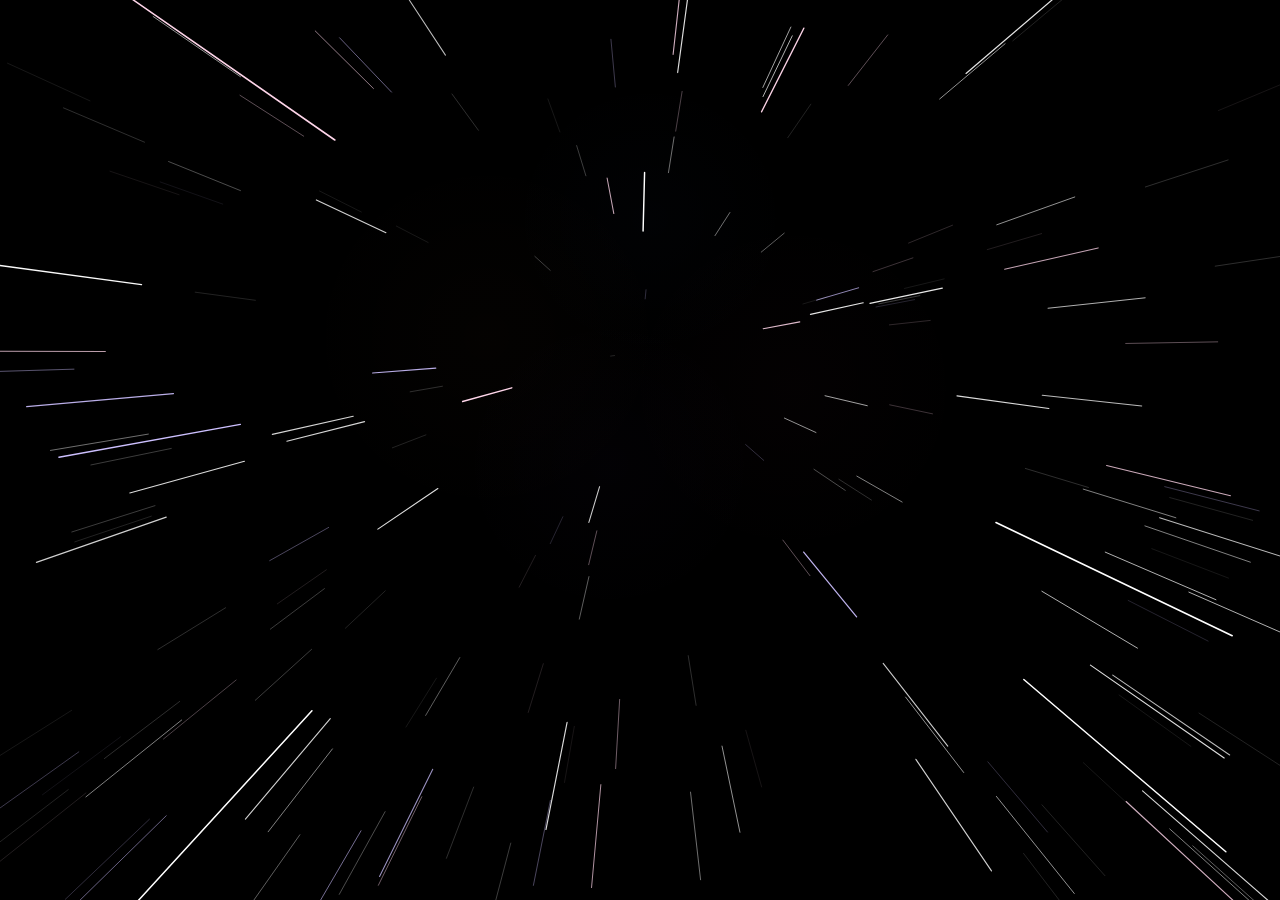
<file: index.html>
<!DOCTYPE html>
<html lang="en">
<head>
  <meta charset="utf-8">
  <meta name="viewport" content="width=device-width, initial-scale=1, viewport-fit=cover">
  <title>Abinfolio</title>
  <meta name="description" content="Portfolio of Abin Sabu, User Experience Designer.">

  <!-- Fonts: Press Start 2P (pixel/arcade) + Exo 2 (modern space) for the logo, Instrument Sans for buttons, Italiana for the name, Cormorant Garamond for the job title -->
  <link rel="preconnect" href="https://fonts.googleapis.com">
  <link rel="preconnect" href="https://fonts.gstatic.com" crossorigin>
  <link href="https://fonts.googleapis.com/css2?family=Instrument+Sans:wght@400;500&family=Exo+2:wght@400;500;700&family=Italiana&family=Cormorant+Garamond:wght@500&family=Press+Start+2P&display=swap" rel="stylesheet">

  <!-- Opening animation: decide BEFORE the page paints whether it plays (so the page never flashes).
       It plays on a normal visit and on every reload. It is skipped for "reduce motion", for the browser's Back/Forward,
       when you arrive from another page of the site (e.g. "Back to home"), and for #about links.
       To force it for testing, open index.html?intro -->
  <script>
    (function () {
      try {
        var d = document.documentElement;
        var nav = performance.getEntriesByType && performance.getEntriesByType("navigation")[0];
        var fromSite = document.referrer && document.referrer.indexOf(location.origin) === 0;
        var back = nav && nav.type === "back_forward";
        var reload = nav && nav.type === "reload";
        var forced = /[?&]intro/.test(location.search);
        var calm = window.matchMedia && window.matchMedia("(prefers-reduced-motion: reduce)").matches;
        if (!calm && (forced || reload || (!fromSite && !back)) && location.hash !== "#about") {
          d.setAttribute("data-intro", "wait");
          setTimeout(function () { d.removeAttribute("data-intro"); }, 7000);   // safety: never leave the page hidden
        }
      } catch (e) {}
    })();
  </script>

  <!-- Styles -->
  <link rel="stylesheet" href="Assets/css/style.css">
</head>
<body data-view="home">

  <!-- Star field (drawn by Assets/js/main.js) -->
  <canvas id="stars" aria-hidden="true"></canvas>

  <!-- Logo and quick links -->
  <header>
    <a class="logo" href="#" aria-label="Abinfolio home"><span class="logo-a">Abin</span><span class="logo-f">folio</span></a>

    <nav class="quick" aria-label="Quick links">
      <!-- LinkedIn -->
      <a class="icon-btn" href="https://in.linkedin.com/in/ux-abinsabu" target="_blank" rel="noopener" aria-label="Abin on LinkedIn" title="LinkedIn">
        <svg viewBox="0 0 24 24" aria-hidden="true" fill="none" stroke="currentColor" stroke-width="1.5" stroke-linecap="round" stroke-linejoin="round">
          <rect x="3" y="3" width="18" height="18" rx="4.5"/>
          <path d="M8 10.5v6M12 16.5v-6M12 13.2c0-1.7 1.1-2.8 2.5-2.8s2 1 2 2.6v3.5"/>
          <circle cx="8" cy="7.7" r="1" fill="currentColor" stroke="none"/>
        </svg>
      </a>

      <!-- Gmail (opens a new message in Gmail) -->
      <a class="icon-btn" href="https://mail.google.com/mail/?view=cm&fs=1&to=ux.abinsabu@gmail.com" target="_blank" rel="noopener" aria-label="Email Abin on Gmail" title="Gmail">
        <svg viewBox="0 0 24 24" aria-hidden="true" fill="none" stroke="currentColor" stroke-width="1.5" stroke-linecap="round" stroke-linejoin="round">
          <rect x="3" y="5.5" width="18" height="13" rx="3"/>
          <path d="M3.8 7.6l8.2 6.2 8.2-6.2"/>
        </svg>
      </a>

      <!-- Resume (rightmost) -->
      <a class="chip" href="Assets/documents/resume.pdf" target="_blank" rel="noopener"><span class="lbl">View resume</span></a>
    </nav>
  </header>

  <!-- HOME CONTENT -->
  <main>
    <div class="hero">
      <h1 class="name">Abin Sabu</h1>

      <!-- tiny twinkling stars around the name: --x / --y = position, --s = size, --t = speed, --d = delay -->
      <span class="sparkle" style="--x:3%;  --y:6%;   --s:9px;  --t:5s; --d:0s"   aria-hidden="true"></span>
      <span class="sparkle" style="--x:27%; --y:-12%; --s:7px;  --t:6s; --d:1.5s" aria-hidden="true"></span>
      <span class="sparkle" style="--x:61%; --y:-8%;  --s:10px; --t:7s; --d:3s"   aria-hidden="true"></span>
      <span class="sparkle" style="--x:95%; --y:10%;  --s:8px;  --t:5.5s; --d:2s" aria-hidden="true"></span>
      <span class="sparkle" style="--x:82%; --y:96%;  --s:7px;  --t:6.5s; --d:4s" aria-hidden="true"></span>
      <span class="sparkle" style="--x:12%; --y:94%;  --s:8px;  --t:7.5s; --d:1s" aria-hidden="true"></span>
    </div>
    <p class="role">User Experience Designer</p>

    <div class="actions">
      <a class="btn primary" href="#about">About me</a>
      <a class="btn" href="case-studies.html">Case studies</a>
    </div>
  </main>

  <!-- ABOUT ME – opens when "About me" is clicked (#about). A fan of portrait cards, one in front at a time.
       about.js adds the little space drawing at the top of each card and the title tab on its edge. -->
  <section class="about" id="about" aria-label="About me">

    <div class="deck" id="deck" tabindex="-1" role="group" aria-roledescription="carousel" aria-label="About Abin">
      <!-- sits just above the top-left corner of the cards -->
      <a class="chip back" href="#home">&larr; Back to home</a>


      <!-- 1 · About me -->
      <article class="card shape-a first" data-title="About me">
        <div class="card-body">
          <div class="who">
            <img src="Assets/images/Abin_Sabu.jpg" alt="Portrait of Abin Sabu" width="80" height="80">
            <h2>Abin Sabu</h2>
            <p class="role-s">User Experience Designer</p>
          </div>
          <div class="intro">
            <p>I&rsquo;m a motivated and self-aware person who enjoys doing the things I love. I wake up every morning ready to enjoy the day to its fullest, and to be happy and good.</p>
            <p>I really enjoy blending in with the stillness and joyfulness of nature and everything within it.</p>
            <p>Dreams drive me forward, and I&rsquo;m hopeful that I&rsquo;ll achieve them.</p>
          </div>
        </div>
      </article>

      <!-- 2 · Career objective -->
      <article class="card shape-b" data-title="Career objective">
        <div class="card-body">
          <h2>Career objective</h2>
          <p class="lead">To start a career in User Experience Design, to be a good contributor and a good member of my team, and to weave interfaces in the best way possible.</p>
        </div>
      </article>

      <!-- 3 · Education -->
      <article class="card shape-c" data-title="Education">
        <div class="card-body">
          <h2>Education</h2>
          <ul class="edu">
            <li><strong>MCA</strong><span class="sub">Santhigiri College of Computer Sciences, Vazhithala (Mahatma Gandhi University)</span><span class="meta">Ongoing</span></li>
            <li><strong>BCA</strong><span class="sub">Sacred Heart College, Thevara (Autonomous, Mahatma Gandhi University)</span><span class="meta">2022&ndash;25 &middot; 71%</span></li>
            <li><strong>Higher Secondary</strong><span class="sub">St. Mary&rsquo;s HSS, Vallakom (DHSE)</span><span class="meta">2020&ndash;22 &middot; 86%</span></li>
            <li><strong>AISSE (Class 10)</strong><span class="sub">Lisieux English School, Vaikom (CBSE)</span><span class="meta">2020 &middot; 91%</span></li>
          </ul>
        </div>
      </article>

      <!-- 4 · Skills -->
      <article class="card shape-a" data-title="Skills">
        <div class="card-body">
          <h2>Skills</h2>
          <div class="tags">
            <span class="tag">UX Research</span>
            <span class="tag">Prototyping</span>
            <span class="tag">Figma</span>
            <span class="tag">Usability Testing</span>
            <span class="tag">Critical Thinking</span>
          </div>
        </div>
      </article>

      <!-- 5 · Certifications -->
      <article class="card shape-b" data-title="Certifications">
        <div class="card-body">
          <h2>Certifications</h2>
          <p class="cert-name">Google UX Design Professional Certificate</p>
          <p class="cert-by">Coursera</p>
          <a class="btn btn-sm" href="https://drive.google.com/file/d/114_JxMrR81UqMRKOoazPakBG_3-02PL_/view" target="_blank" rel="noopener">View certificate</a>
        </div>
      </article>

      <!-- 6 · Case studies: the titles + a button to the case studies page -->
      <article class="card shape-c" data-title="Case studies">
        <div class="card-body">
          <h2>Case studies</h2>
          <ol class="proj-list">
            <li>A/B Testing on ChatGPT&rsquo;s Desktop App</li>
            <li>Reducing Friction between Instagram and its Users</li>
          </ol>
          <a class="btn primary btn-sm" href="case-studies.html">See all case studies &rarr;</a>
        </div>
      </article>

      <!-- floating controls: sit centred over the bottom edge of the front card -->
      <div class="controls">
        <button class="icon-btn" type="button" data-prev aria-label="Previous card">
          <svg viewBox="0 0 24 24" aria-hidden="true"><path d="M15 5l-7 7 7 7" fill="none" stroke="currentColor" stroke-width="1.6" stroke-linecap="round" stroke-linejoin="round"/></svg>
        </button>
        <div class="dots"></div>
        <button class="icon-btn" type="button" data-next aria-label="Next card">
          <svg viewBox="0 0 24 24" aria-hidden="true"><path d="M9 5l7 7-7 7" fill="none" stroke="currentColor" stroke-width="1.6" stroke-linecap="round" stroke-linejoin="round"/></svg>
        </button>
      </div>
      <span class="count" aria-live="polite"></span>
    </div>
  </section>

  <script src="Assets/js/main.js" defer></script>
  <script src="Assets/js/about.js" defer></script>
  <script src="Assets/js/intro.js" defer></script>
</body>
</html>
</file>
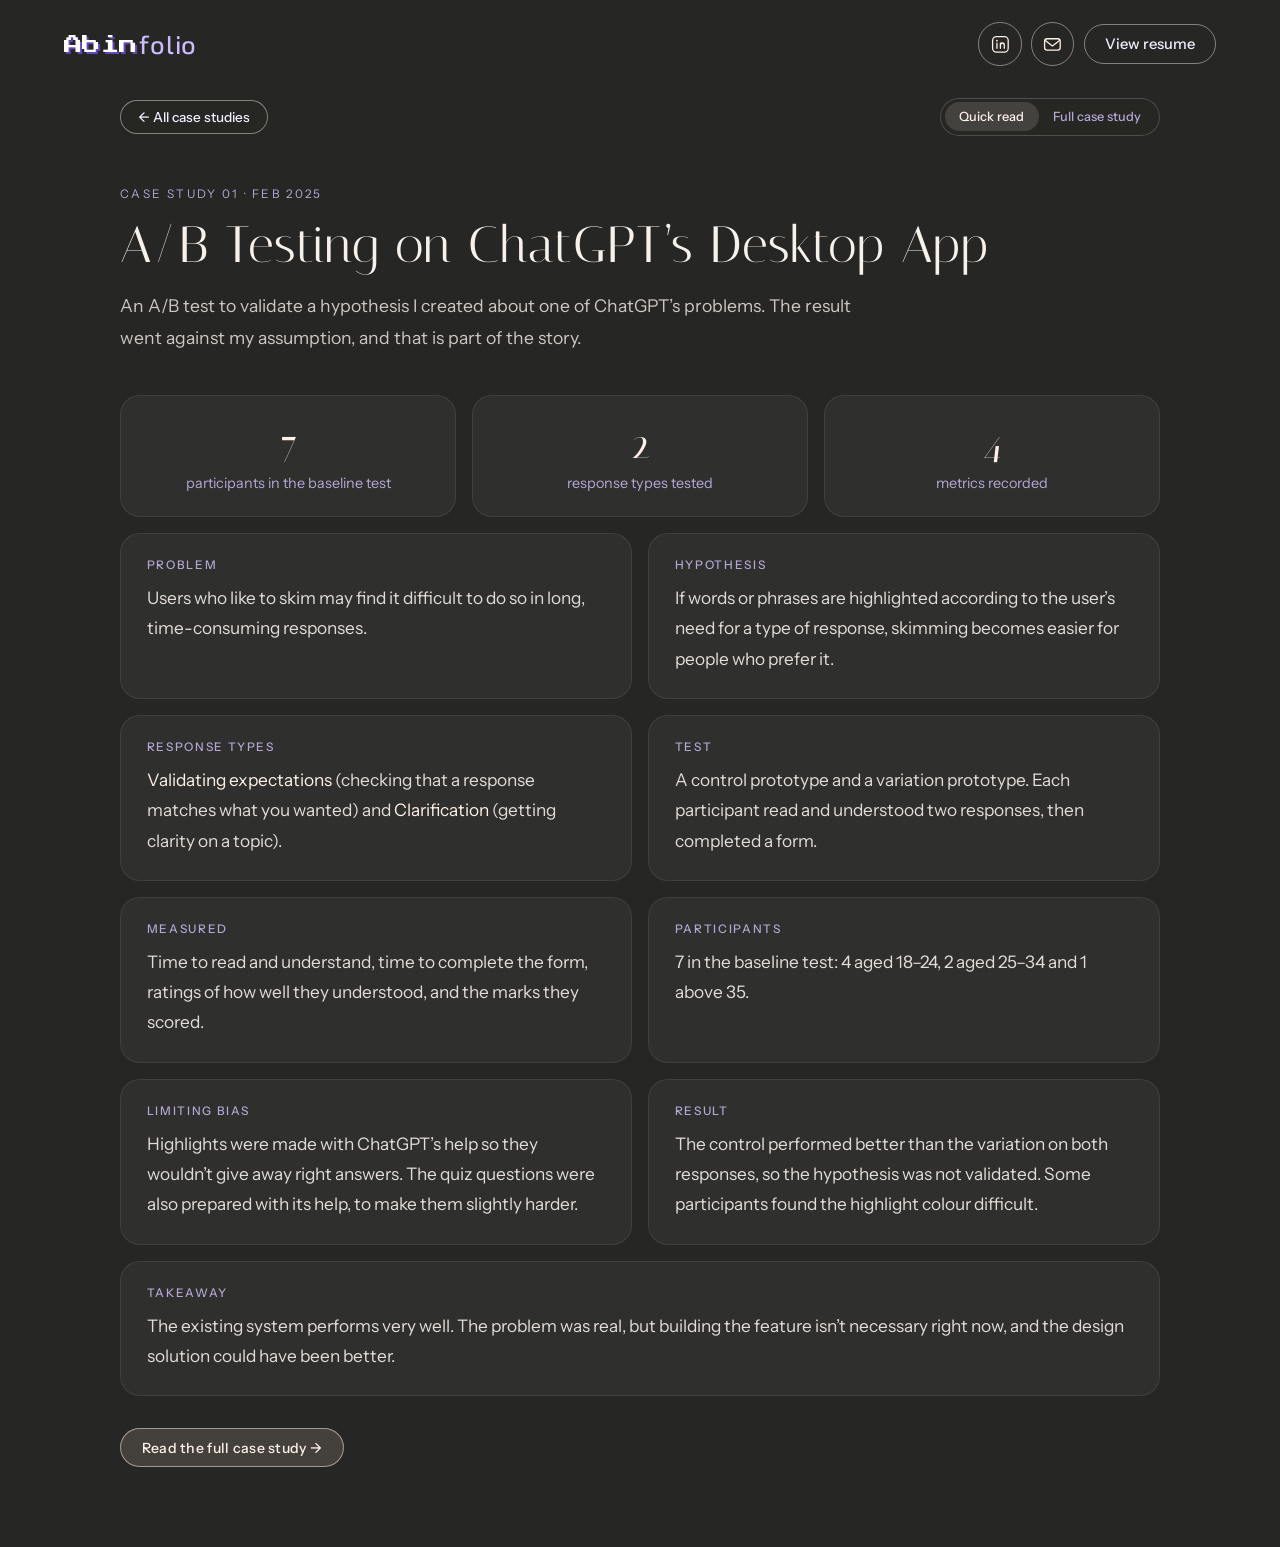
<file: case-chatgpt.html>
<!DOCTYPE html>
<html lang="en">
<head>
  <meta charset="utf-8">
  <meta name="viewport" content="width=device-width, initial-scale=1, viewport-fit=cover">
  <title>A/B Testing on ChatGPT’s Desktop App</title>
  <meta name="description" content="An A/B test to validate a hypothesis I created about one of ChatGPT’s problems. The result went against my assumption, and that is part of the story.">

  <!-- Fonts: Press Start 2P + Exo 2 (logo), Instrument Sans (interface), Italiana (titles), Source Serif 4 (reading text, close to the serif Medium uses) -->
  <link rel="preconnect" href="https://fonts.googleapis.com">
  <link rel="preconnect" href="https://fonts.gstatic.com" crossorigin>
  <link href="https://fonts.googleapis.com/css2?family=Instrument+Sans:wght@400;500&family=Exo+2:wght@400;500;700&family=Italiana&family=Source+Serif+4:ital,wght@0,400;0,500;0,600;1,400&family=Press+Start+2P&display=swap" rel="stylesheet">

  <link rel="stylesheet" href="Assets/css/style.css">
</head>
<body class="sub" data-calm>

  <!-- Star field (drawn by Assets/js/main.js) -->
  <canvas id="stars" aria-hidden="true"></canvas>

  <header>
    <a class="logo" href="index.html" aria-label="Abinfolio home"><span class="logo-a">Abin</span><span class="logo-f">folio</span></a>

    <nav class="quick" aria-label="Quick links">
      <!-- LinkedIn -->
      <a class="icon-btn" href="https://in.linkedin.com/in/ux-abinsabu" target="_blank" rel="noopener" aria-label="Abin on LinkedIn" title="LinkedIn">
        <svg viewBox="0 0 24 24" aria-hidden="true" fill="none" stroke="currentColor" stroke-width="1.5" stroke-linecap="round" stroke-linejoin="round">
          <rect x="3" y="3" width="18" height="18" rx="4.5"/>
          <path d="M8 10.5v6M12 16.5v-6M12 13.2c0-1.7 1.1-2.8 2.5-2.8s2 1 2 2.6v3.5"/>
          <circle cx="8" cy="7.7" r="1" fill="currentColor" stroke="none"/>
        </svg>
      </a>

      <!-- Gmail (opens a new message in Gmail) -->
      <a class="icon-btn" href="https://mail.google.com/mail/?view=cm&fs=1&to=ux.abinsabu@gmail.com" target="_blank" rel="noopener" aria-label="Email Abin on Gmail" title="Gmail">
        <svg viewBox="0 0 24 24" aria-hidden="true" fill="none" stroke="currentColor" stroke-width="1.5" stroke-linecap="round" stroke-linejoin="round">
          <rect x="3" y="5.5" width="18" height="13" rx="3"/>
          <path d="M3.8 7.6l8.2 6.2 8.2-6.2"/>
        </svg>
      </a>

      <!-- Resume (rightmost) -->
      <a class="chip" href="Assets/documents/resume.pdf" target="_blank" rel="noopener"><span class="lbl">View resume</span></a>
    </nav>
  </header>

  <main class="sub-main case" data-mode="quick">
    <div class="wrap">
      <div class="page-bar">
        <a class="chip" href="case-studies.html" aria-label="All case studies">&larr; <span class="lbl-long">All case studies</span><span class="lbl-short">Back</span></a>
        <div class="seg" role="group" aria-label="Reading mode">
          <button type="button" data-mode-btn="quick" aria-pressed="true">Quick read</button>
          <button type="button" data-mode-btn="full" aria-pressed="false">Full case study</button>
        </div>
      </div>

      <div class="case-head">
        <p class="kicker">Case study 01 &middot; <time datetime="2025-02">Feb 2025</time></p>
        <h1>A/B Testing on ChatGPT&rsquo;s Desktop App</h1>
        <p class="lede">An A/B test to validate a hypothesis I created about one of ChatGPT&rsquo;s problems. The result went against my assumption, and that is part of the story.</p>
      </div>

      <!-- ===== QUICK READ ===== -->
      <div class="quick-read">
        <div class="stats">
          <div class="stat"><b>7</b><span>participants in the baseline test</span></div>
          <div class="stat"><b>2</b><span>response types tested</span></div>
          <div class="stat"><b>4</b><span>metrics recorded</span></div>
        </div>
        <div class="facts">
          <div class="fact"><h3>Problem</h3><p>Users who like to skim may find it difficult to do so in long, time-consuming responses.</p></div>
          <div class="fact"><h3>Hypothesis</h3><p>If words or phrases are highlighted according to the user&rsquo;s need for a type of response, skimming becomes easier for people who prefer it.</p></div>
          <div class="fact"><h3>Response types</h3><p><em>Validating expectations</em> (checking that a response matches what you wanted) and <em>Clarification</em> (getting clarity on a topic).</p></div>
          <div class="fact"><h3>Test</h3><p>A control prototype and a variation prototype. Each participant read and understood two responses, then completed a form.</p></div>
          <div class="fact"><h3>Measured</h3><p>Time to read and understand, time to complete the form, ratings of how well they understood, and the marks they scored.</p></div>
          <div class="fact"><h3>Participants</h3><p>7 in the baseline test: 4 aged 18&ndash;24, 2 aged 25&ndash;34 and 1 above 35.</p></div>
          <div class="fact"><h3>Limiting bias</h3><p>Highlights were made with ChatGPT&rsquo;s help so they wouldn&rsquo;t give away right answers. The quiz questions were also prepared with its help, to make them slightly harder.</p></div>
          <div class="fact"><h3>Result</h3><p>The control performed better than the variation on both responses, so the hypothesis was not validated. Some participants found the highlight colour difficult.</p></div>
          <div class="fact span"><h3>Takeaway</h3><p>The existing system performs very well. The problem was real, but building the feature isn&rsquo;t necessary right now, and the design solution could have been better.</p></div>
        </div>
        <p class="cta"><button class="btn primary btn-sm" type="button" data-mode-btn="full">Read the full case study &rarr;</button></p>
      </div>

      <!-- ===== FULL CASE STUDY ===== -->
      <div class="full prose">

        <p>This case study portrays the conduction of an A/B testing, to validate a hypothesis created by me about one of the problems of ChatGPT. Also please note that in this, the final outcome was not in favour with my assumptions and there were some issues with the newly proposed solution. Although I assure you that the process is well-executed.</p>

        <h2>How did it all start?</h2>
        <p>I always wanted to prepare case studies in a different way, and this led me to the idea of finding a problem or a scope for improvement within apps or software that I use on a daily basis.</p>
        <p>When I opted in for ChatGPT, the main obstacle for me was to find a real user problem, because this software was designed so well that it was so hard to find such a real scope for improvement. There was also the difficulty or a need to find a problem that is well aligned with the vision of the software.</p>
        <p>Initially, I found many of them, but either it was not as important or ChatGPT had a different idea about that, when enquired to the software itself.</p>
        <p>So months passed by, and the best part was I got to learn a lot. Within this period, I thought that it would be better to present a test conducted as a case study. And this led me to A/B testing.</p>
        <p>Finally, about 3 months later, I found a problem!</p>

        <h2>What was the problem?</h2>
        <p>After observing many responses given by the software, I got a feeling that the responses were filled with too much white text, making it too difficult to skim and asking users to focus-read often. Initially, with that I got a solution along to highlight important words. And the problem statement was:</p>
        <blockquote>&ldquo;Users who like to skim, may find it difficult to do so, in long and time consuming responses.&rdquo;</blockquote>

        <h2>And the solution&hellip;</h2>
        <p>The question that stood before me was &ldquo;what do I need to highlight?&rdquo;. And this really was a big problem. But after a lot of thinking I got a solution!</p>
        <p>All the time during these 3 months I always thought of classifying ChatGPT on the basis of its users, or specifically, I always grouped them on the basis of their domain of search. For example, Information Technology, Medical Science and so on. But actually the common factor was the type of response they received based on their needs.</p>
        <p>There could be many types of responses in ChatGPT, but I found and took 2 of the most common of them, and they were:</p>
        <ul>
          <li><strong>Validating Expectations</strong> are the type of responses in which the need of the user is to validate if the response met their expectations. These include responses like generating essays, reports and any form of content in which the users check to see if it matches their expectations.</li>
          <li><strong>Clarification</strong> are the type of responses in which the need of the user is to get clarity on a particular topic. This also includes the need to get clarity on the difference between two things like probiotic and prebiotic, where the user need is clarity on the topic, or in this case, about the difference between them.</li>
        </ul>

        <h2>And the hypothesis goes like&hellip;</h2>
        <blockquote>&ldquo;If we highlight words or phrases according to the user need based on a type of response, then we can facilitate skimming for users who prefer it, because majority of the users like to skim through responses rather than time-took focused reading.&rdquo;</blockquote>

        <h2>Well, what was the plan?</h2>
        <p>For the participants of both the control and the variation, a task was given to read and understand the 2 responses that I had put on both of the prototypes as previous chats. They were also told to keep a situation in mind corresponding to the 2 responses.</p>
        <p>The following metrics were collected and recorded for both of the groups:</p>
        <ul>
          <li>Time taken to read and understand the response.</li>
          <li>Time taken to complete the form.</li>
          <li>The ratings given based on how well they could understand.</li>
          <li>The marks they scored.</li>
        </ul>
        <p>Time defined how much time they took for both understanding and completing, ratings indicate their feedback of how much they were able to understand, and marks reflect how much they have actually understood.</p>
        <p>If the averages of each of them is better on the control version then I could imply that my assumptions were true. This will also indicate a better task completion rate and in turn will increase user satisfaction.</p>

        <h2>About the participants</h2>
        <p>Participants were selected in a way that it almost resembles the exact user diversity as ChatGPT&rsquo;s original users, comprising &ldquo;4 from 18-24&rdquo;, &ldquo;2 from 25-34&rdquo; and &ldquo;1 from above 35&rdquo; age groups.</p>

        <h2>Minimising biases</h2>
        <p>Highlighting of the words was done with the help of ChatGPT itself in a way that the highlighted words don&rsquo;t give away right answers but provide a whole meaning of the response that could be skimmed. Also, questions for the Q&amp;A were prepared with the help of ChatGPT to make it slightly harder to answer.</p>

        <h2>Conducting the baseline test on the control group</h2>
        <p>The test was conducted on the control group consisting of a total of 7 participants. In this, metrics were recorded, and averages were taken to gather insights on the existing system on the 2 responses. Figure 1 shows an individual participant&rsquo;s test data in the baseline test.</p>
        <figure class="single" data-fig="Fig 1">
          <a href="https://raw.githubusercontent.com/abin-14/Framer/refs/heads/main/baselineparticipant.JPG" data-lb data-caption="Fig 1: Recorded data of one of the test participants in the baseline test."><img src="https://raw.githubusercontent.com/abin-14/Framer/refs/heads/main/baselineparticipant.JPG" alt="Baseline test participant" loading="lazy" onerror="this.closest('figure').classList.add('missing')"></a>
          <figcaption>Fig 1: Recorded data of one of the test participants in the baseline test.</figcaption>
        </figure>

        <p>I could clearly state that the existing system performed very well and the results were by far the best in the way they presented the contents of a response. And this really needed to be appreciated. Figures 2 and 3 show the calculation of the averages of each metric and the results of the baseline test respectively for the 2 responses.</p>
        <div class="gallery g2">
          <figure data-fig="Fig 2"><a href="https://raw.githubusercontent.com/abin-14/Framer/refs/heads/main/baselinetest.JPG" data-lb data-caption="Fig 2: Calculating the average of the baseline test for the 2 responses."><img src="https://raw.githubusercontent.com/abin-14/Framer/refs/heads/main/baselinetest.JPG" alt="Calculating the average of the baseline test" loading="lazy" onerror="this.closest('figure').classList.add('missing')"></a><span class="fn">Fig 2</span></figure>
          <figure data-fig="Fig 3"><a href="https://raw.githubusercontent.com/abin-14/Framer/refs/heads/main/baselline%20insight.JPG" data-lb data-caption="Fig 3: Final results of the baseline test for the 2 responses."><img src="https://raw.githubusercontent.com/abin-14/Framer/refs/heads/main/baselline%20insight.JPG" alt="Final results of the baseline test" loading="lazy" onerror="this.closest('figure').classList.add('missing')"></a><span class="fn">Fig 3</span></figure>
        </div>
        <p class="gcap">Figs 2 and 3: Calculating the averages of the baseline test, and its final results for the 2 responses.</p>


        <h2>Predicting how much the change would be</h2>
        <p>Figures 4, 5 and 6 show the prediction I made about how much the change would be, as a percentage, after analysing the baseline test data.</p>
        <div class="gallery g3">
          <figure data-fig="Fig 4"><a href="https://raw.githubusercontent.com/abin-14/Framer/refs/heads/main/predicting1.JPG" data-lb data-caption="Fig 4: Predicting the impact, page 1."><img src="https://raw.githubusercontent.com/abin-14/Framer/refs/heads/main/predicting1.JPG" alt="Predicting the impact, page 1" loading="lazy" onerror="this.closest('figure').classList.add('missing')"></a><span class="fn">Fig 4</span></figure>
          <figure data-fig="Fig 5"><a href="https://raw.githubusercontent.com/abin-14/Framer/refs/heads/main/predicting2.JPG" data-lb data-caption="Fig 5: Predicting the impact, page 2."><img src="https://raw.githubusercontent.com/abin-14/Framer/refs/heads/main/predicting2.JPG" alt="Predicting the impact, page 2" loading="lazy" onerror="this.closest('figure').classList.add('missing')"></a><span class="fn">Fig 5</span></figure>
          <figure data-fig="Fig 6"><a href="https://raw.githubusercontent.com/abin-14/Framer/refs/heads/main/predicting3.JPG" data-lb data-caption="Fig 6: Predicting the impact, page 3."><img src="https://raw.githubusercontent.com/abin-14/Framer/refs/heads/main/predicting3.JPG" alt="Predicting the impact, page 3" loading="lazy" onerror="this.closest('figure').classList.add('missing')"></a><span class="fn">Fig 6</span></figure>
        </div>
        <p class="gcap">Figs 4&ndash;6: Predicting the impact, pages 1 to 3.</p>


        <h2>Conducting the test on the variation</h2>
        <p>This was conducted exactly in the same way as the baseline test. In this too, metrics were recorded and averages were taken for each of the responses. Figures 7, 8 and 9 show the data.</p>
        <div class="gallery g3">
          <figure data-fig="Fig 7"><a href="https://raw.githubusercontent.com/abin-14/Framer/refs/heads/main/variation%20participant1.JPG" data-lb data-caption="Fig 7: Recorded data of one of the test participants in the test of the variation."><img src="https://raw.githubusercontent.com/abin-14/Framer/refs/heads/main/variation%20participant1.JPG" alt="Test participant of the variation" loading="lazy" onerror="this.closest('figure').classList.add('missing')"></a><span class="fn">Fig 7</span></figure>
          <figure data-fig="Fig 8"><a href="https://raw.githubusercontent.com/abin-14/Framer/refs/heads/main/variation%20test.JPG" data-lb data-caption="Fig 8: Calculating the average of the variation test for the 2 responses."><img src="https://raw.githubusercontent.com/abin-14/Framer/refs/heads/main/variation%20test.JPG" alt="Calculating the average of the recorded metrics in the variation" loading="lazy" onerror="this.closest('figure').classList.add('missing')"></a><span class="fn">Fig 8</span></figure>
          <figure data-fig="Fig 9"><a href="https://raw.githubusercontent.com/abin-14/Framer/refs/heads/main/varition%20insight.JPG" data-lb data-caption="Fig 9: Final results of the variation test for the 2 responses."><img src="https://raw.githubusercontent.com/abin-14/Framer/refs/heads/main/varition%20insight.JPG" alt="Final results of the variation test" loading="lazy" onerror="this.closest('figure').classList.add('missing')"></a><span class="fn">Fig 9</span></figure>
        </div>
        <p class="gcap">Figs 7&ndash;9: A participant&rsquo;s recorded data, the averages, and the final results of the variation test.</p>


        <h2>What were the results?</h2>
        <p>The result was actually not in favour of my assumption and did not validate the predictions made. Some of the participants also mentioned the difficulty they had with the colour of the highlight. In the 2 responses, the control performed better and produced better results than the variation.</p>
        <figure class="single" data-fig="Fig 10">
          <a href="https://raw.githubusercontent.com/abin-14/Framer/refs/heads/main/final.JPG" data-lb data-caption="Fig 10: Final results."><img src="https://raw.githubusercontent.com/abin-14/Framer/refs/heads/main/final.JPG" alt="Final results" loading="lazy" onerror="this.closest('figure').classList.add('missing')"></a>
          <figcaption>Fig 10: Final results.</figcaption>
        </figure>


        <h2>Conclusion</h2>
        <p>I really think that the design solution could have been much better, although I must admit and appreciate the existing system&rsquo;s performance. So even though the problem was kind of evident, it is not really necessary to implement such a feature at the moment, considering how well the existing system conveys information.</p>
        <p class="next"><a href="https://drive.google.com/drive/folders/1j_icntFsx4qMyBoFjrYoJbhCZsT-OE0q?usp=sharing" target="_blank" rel="noopener">View the Figma file &rarr;</a></p>
        <p class="next"><a href="case-instagram.html">Next case study: Reducing Friction between Instagram and its Users &rarr;</a></p>
        <p class="next"><a href="case-studies.html">&larr; All case studies</a></p>
      </div>
    </div>
  </main>

  <script src="Assets/js/main.js" defer></script>
  <script src="Assets/js/projects.js" defer></script>
</body>
</html>
</file>
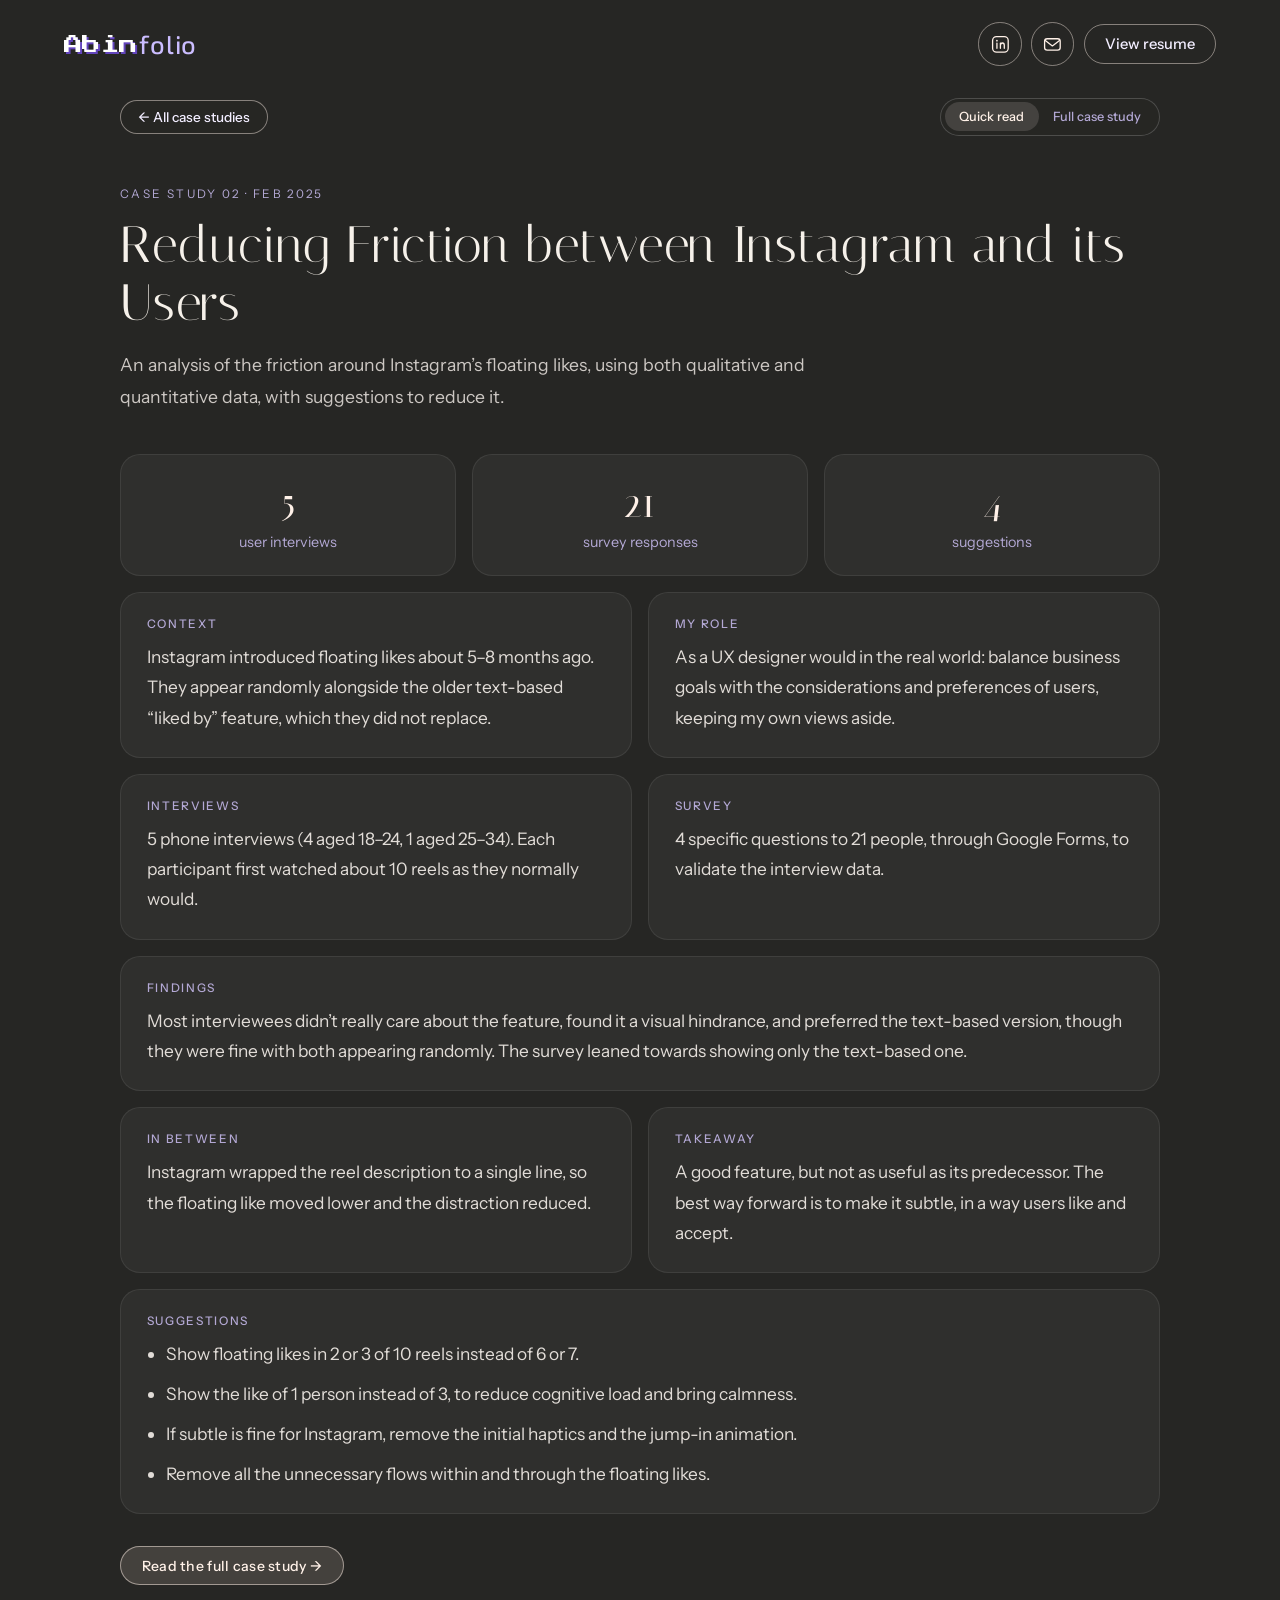
<file: case-instagram.html>
<!DOCTYPE html>
<html lang="en">
<head>
  <meta charset="utf-8">
  <meta name="viewport" content="width=device-width, initial-scale=1, viewport-fit=cover">
  <title>Reducing Friction between Instagram and its Users</title>
  <meta name="description" content="An analysis of the friction around Instagram’s floating likes, using both qualitative and quantitative data, with suggestions to reduce it.">

  <!-- Fonts: Press Start 2P + Exo 2 (logo), Instrument Sans (interface), Italiana (titles), Source Serif 4 (reading text, close to the serif Medium uses) -->
  <link rel="preconnect" href="https://fonts.googleapis.com">
  <link rel="preconnect" href="https://fonts.gstatic.com" crossorigin>
  <link href="https://fonts.googleapis.com/css2?family=Instrument+Sans:wght@400;500&family=Exo+2:wght@400;500;700&family=Italiana&family=Source+Serif+4:ital,wght@0,400;0,500;0,600;1,400&family=Press+Start+2P&display=swap" rel="stylesheet">

  <link rel="stylesheet" href="Assets/css/style.css">
</head>
<body class="sub" data-calm>

  <!-- Star field (drawn by Assets/js/main.js) -->
  <canvas id="stars" aria-hidden="true"></canvas>

  <header>
    <a class="logo" href="index.html" aria-label="Abinfolio home"><span class="logo-a">Abin</span><span class="logo-f">folio</span></a>

    <nav class="quick" aria-label="Quick links">
      <!-- LinkedIn -->
      <a class="icon-btn" href="https://in.linkedin.com/in/ux-abinsabu" target="_blank" rel="noopener" aria-label="Abin on LinkedIn" title="LinkedIn">
        <svg viewBox="0 0 24 24" aria-hidden="true" fill="none" stroke="currentColor" stroke-width="1.5" stroke-linecap="round" stroke-linejoin="round">
          <rect x="3" y="3" width="18" height="18" rx="4.5"/>
          <path d="M8 10.5v6M12 16.5v-6M12 13.2c0-1.7 1.1-2.8 2.5-2.8s2 1 2 2.6v3.5"/>
          <circle cx="8" cy="7.7" r="1" fill="currentColor" stroke="none"/>
        </svg>
      </a>

      <!-- Gmail (opens a new message in Gmail) -->
      <a class="icon-btn" href="https://mail.google.com/mail/?view=cm&fs=1&to=ux.abinsabu@gmail.com" target="_blank" rel="noopener" aria-label="Email Abin on Gmail" title="Gmail">
        <svg viewBox="0 0 24 24" aria-hidden="true" fill="none" stroke="currentColor" stroke-width="1.5" stroke-linecap="round" stroke-linejoin="round">
          <rect x="3" y="5.5" width="18" height="13" rx="3"/>
          <path d="M3.8 7.6l8.2 6.2 8.2-6.2"/>
        </svg>
      </a>

      <!-- Resume (rightmost) -->
      <a class="chip" href="Assets/documents/resume.pdf" target="_blank" rel="noopener"><span class="lbl">View resume</span></a>
    </nav>
  </header>

  <main class="sub-main case" data-mode="quick">
    <div class="wrap">
      <div class="page-bar">
        <a class="chip" href="case-studies.html" aria-label="All case studies">&larr; <span class="lbl-long">All case studies</span><span class="lbl-short">Back</span></a>
        <div class="seg" role="group" aria-label="Reading mode">
          <button type="button" data-mode-btn="quick" aria-pressed="true">Quick read</button>
          <button type="button" data-mode-btn="full" aria-pressed="false">Full case study</button>
        </div>
      </div>

      <div class="case-head">
        <p class="kicker">Case study 02 &middot; <time datetime="2025-02">Feb 2025</time></p>
        <h1>Reducing Friction between Instagram and its Users</h1>
        <p class="lede">An analysis of the friction around Instagram&rsquo;s floating likes, using both qualitative and quantitative data, with suggestions to reduce it.</p>
      </div>

      <!-- ===== QUICK READ ===== -->
      <div class="quick-read">
        <div class="stats">
          <div class="stat"><b>5</b><span>user interviews</span></div>
          <div class="stat"><b>21</b><span>survey responses</span></div>
          <div class="stat"><b>4</b><span>suggestions</span></div>
        </div>
        <div class="facts">
          <div class="fact"><h3>Context</h3><p>Instagram introduced floating likes about 5&ndash;8 months ago. They appear randomly alongside the older text-based &ldquo;liked by&rdquo; feature, which they did not replace.</p></div>
          <div class="fact"><h3>My role</h3><p>As a UX designer would in the real world: balance business goals with the considerations and preferences of users, keeping my own views aside.</p></div>
          <div class="fact"><h3>Interviews</h3><p>5 phone interviews (4 aged 18&ndash;24, 1 aged 25&ndash;34). Each participant first watched about 10 reels as they normally would.</p></div>
          <div class="fact"><h3>Survey</h3><p>4 specific questions to 21 people, through Google Forms, to validate the interview data.</p></div>
          <div class="fact span"><h3>Findings</h3><p>Most interviewees didn&rsquo;t really care about the feature, found it a visual hindrance, and preferred the text-based version, though they were fine with both appearing randomly. The survey leaned towards showing only the text-based one.</p></div>
          <div class="fact"><h3>In between</h3><p>Instagram wrapped the reel description to a single line, so the floating like moved lower and the distraction reduced.</p></div>
          <div class="fact"><h3>Takeaway</h3><p>A good feature, but not as useful as its predecessor. The best way forward is to make it subtle, in a way users like and accept.</p></div>
          <div class="fact span"><h3>Suggestions</h3><ul class="sug">
            <li>Show floating likes in 2 or 3 of 10 reels instead of 6 or 7.</li>
            <li>Show the like of 1 person instead of 3, to reduce cognitive load and bring calmness.</li>
            <li>If subtle is fine for Instagram, remove the initial haptics and the jump-in animation.</li>
            <li>Remove all the unnecessary flows within and through the floating likes.</li>
          </ul></div>
        </div>
        <p class="cta"><button class="btn primary btn-sm" type="button" data-mode-btn="full">Read the full case study &rarr;</button></p>
      </div>

      <!-- ===== FULL CASE STUDY ===== -->
      <div class="full prose">

        <p>This case study aims to analyse and reduce a potential friction between Instagram and its users on the lately introduced floating likes feature. This includes collecting data in both qualitative and quantitative ways to draw specific insights to analyse the situation, and also to suggest potential improvements to reduce the friction.</p>

        <h2>What &amp; why</h2>
        <p>Instagram had introduced the floating likes feature about 5&ndash;8 months ago to innovate the formerly text-based &ldquo;liked by&rdquo; feature that had existed for a long period of time. What was interesting was that the newly introduced feature did not replace the existing one. They were both shown at random throughout the reels.</p>
        <p>This was actually done to prevent monotony and also not to replace a feature that had been on the platform from its existence.</p>
        <p>Initially, I found it to be causing a bit of hindrance to the main flow of watching reels, and also felt that the earlier one was much more useful in comparison. This led me to analyse more about this in detail.</p>

        <h2>What was my role?</h2>
        <p>Keeping away my own views, let&rsquo;s look at what the users have to say about this lately introduced feature, how they accepted and adapted to it, and also asking them about their views on displaying it at random. Well, I couldn&rsquo;t be on one side, right?</p>
        <p>Yeah! In this I have to do what a UX designer has to do in a real-world situation, which is to balance the business goals with the considerations and preferences of its users. So this really is a bit challenging for me, and later you will find that it becomes even more difficult to solve due to various situations and related problems. So yeah, let&rsquo;s get going&hellip;</p>

        <h2>Let&rsquo;s ask the users themselves, right?</h2>
        <p>Yes, the first step is to talk to the users of Instagram themselves. Here I conducted user research in a non-conventional way, which was over a phone call. Instagram is used well across every human being, so I chose my own friends as the participants of this case study.</p>
        <p>5 participants were taken in total, comprising &ldquo;4 from 18-24&rdquo; and &ldquo;1 from 25-34&rdquo; age groups, which almost resembles Instagram&rsquo;s user diversity.</p>

        <h2>And how was the user research conducted?</h2>
        <p>For each participant, I gave an initial task to watch about 10 reels as they would, normally.</p>
        <p>This was followed up by an interactive session, where they were able to express their views on various questions, based on these topics:</p>
        <ul>
          <li>Observation &amp; perception that they have about a feature that shows your friends had liked this reel.</li>
          <li>Influence to like a reel because of a feature that shows your friends had liked this reel.</li>
          <li>How they see the floating likes feature when compared to its former one. Is it engaging and interactive?</li>
          <li>Whether it boosts their engagement with the reels.</li>
          <li>About getting the feeling of being connected to someone, as within a community.</li>
          <li>Comparing the impression they had when the feature was introduced at first versus now.</li>
          <li>User adaptation and preferences in the likes of the two features.</li>
        </ul>

        <h2>And, the users said that&hellip;</h2>
        <p>Most of the users said that they &ldquo;don&rsquo;t care&rdquo; about the feature, and that it is kind of causing a visual hindrance or asking too much of attention. Even though they prefer the text-based liked-by feature, they like it to be displayed at random with both. Most of them said that they would like a reel seeing their friend liked the same.</p>

        <h2>Validating the user research data</h2>
        <p>To validate the data obtained from the user research, I conducted a survey comprising 4 specific questions to a larger group of 21 people. I ensured the authenticity of the data by briefing each of them in person about what the survey was about.</p>
        <p>Figures 1, 2, 3 and 4 show the responses of the survey conducted through Google Forms.</p>
        <div class="gallery g4">
          <figure data-fig="Fig 1"><a href="https://raw.githubusercontent.com/abin-14/Framer/refs/heads/main/q1.png" data-lb data-caption="Fig 1: Current impression about the floating likes."><img src="https://raw.githubusercontent.com/abin-14/Framer/refs/heads/main/q1.png" alt="Current impression about the floating likes" loading="lazy" onerror="this.closest('figure').classList.add('missing')"></a><span class="fn">Fig 1</span></figure>
          <figure data-fig="Fig 2"><a href="https://raw.githubusercontent.com/abin-14/Framer/refs/heads/main/q2.png" data-lb data-caption="Fig 2: About the visual hindrance."><img src="https://raw.githubusercontent.com/abin-14/Framer/refs/heads/main/q2.png" alt="About the visual hindrance" loading="lazy" onerror="this.closest('figure').classList.add('missing')"></a><span class="fn">Fig 2</span></figure>
          <figure data-fig="Fig 3"><a href="https://raw.githubusercontent.com/abin-14/Framer/refs/heads/main/q3.png" data-lb data-caption="Fig 3: About its impact."><img src="https://raw.githubusercontent.com/abin-14/Framer/refs/heads/main/q3.png" alt="About its impact" loading="lazy" onerror="this.closest('figure').classList.add('missing')"></a><span class="fn">Fig 3</span></figure>
          <figure data-fig="Fig 4"><a href="https://raw.githubusercontent.com/abin-14/Framer/refs/heads/main/q4.png" data-lb data-caption="Fig 4: About the feature&rsquo;s current implementation."><img src="https://raw.githubusercontent.com/abin-14/Framer/refs/heads/main/q4.png" alt="About the feature's current implementation" loading="lazy" onerror="this.closest('figure').classList.add('missing')"></a><span class="fn">Fig 4</span></figure>
        </div>
        <p class="gcap">Figs 1&ndash;4: Survey responses on the current impression, the visual hindrance, the impact, and the feature&rsquo;s current implementation.</p>


        <h2>What can we infer from both of the data?</h2>
        <p>We could clearly see a split preference between the users themselves. Most of the people say it is causing visual hindrance and didn&rsquo;t make the reels section better but worse, so most of them suggest that they don&rsquo;t seem to like it much. Although the display of both at random contradicts, in the quantitative data, what the qualitative data said, the majority suggest displaying only the text-based one.</p>

        <h2>What happened in-between?</h2>
        <p>Instagram wrapped the description of a reel, minimising it to a single line, so the floating like went a little below, outside of the eyesight, and I guess the distraction is well reduced now.</p>

        <h2>What can we conclude?</h2>
        <p>In my perspective the feature is actually a good feature, but not as useful as its predecessor. This could vary across people, and it really does, as it was with one of the participants in the research. For me, the position where the text-based liked-by was, was actually perfect. It was like &ldquo;Seek and find me&rdquo;, and it was also at the bottom of the screen. Now it is kind of pulling towards it a lot. But as one of my participants said, earlier most often she didn&rsquo;t observe the feature a lot and now it is much more visible to her. And when Instagram wrapped the text, the distraction seemed to be reduced very well too.</p>
        <p>In summary, even though most people kind of dislike it, there are people who like it too, and considering the time period since its introduction, the best possible way is to make it subtle in a way users like and accept.</p>

        <h2>Suggestions to reduce the friction</h2>
        <ul>
          <li>Reduce the count of floating likes in reels, suggesting a reduction from 6 or 7 in 10 reels to 2 or 3 in the same. Seeing it repeatedly might make the users bored, as it is more visible to the users than the previous one.</li>
          <li>Display the like of 1 person rather than the usual 3 people. This might reduce cognitive load and bring a sense of calmness.</li>
          <li>If keeping it subtle is okay with Instagram, they could remove the initial haptics and the jump-in animation.</li>
          <li>Remove all the unnecessary flows within and through the floating likes.</li>
        </ul>
        <p class="next"><a href="case-chatgpt.html">&larr; Previous case study: A/B Testing on ChatGPT&rsquo;s Desktop App</a></p>
        <p class="next"><a href="case-studies.html">&larr; All case studies</a></p>
      </div>
    </div>
  </main>

  <script src="Assets/js/main.js" defer></script>
  <script src="Assets/js/projects.js" defer></script>
</body>
</html>
</file>
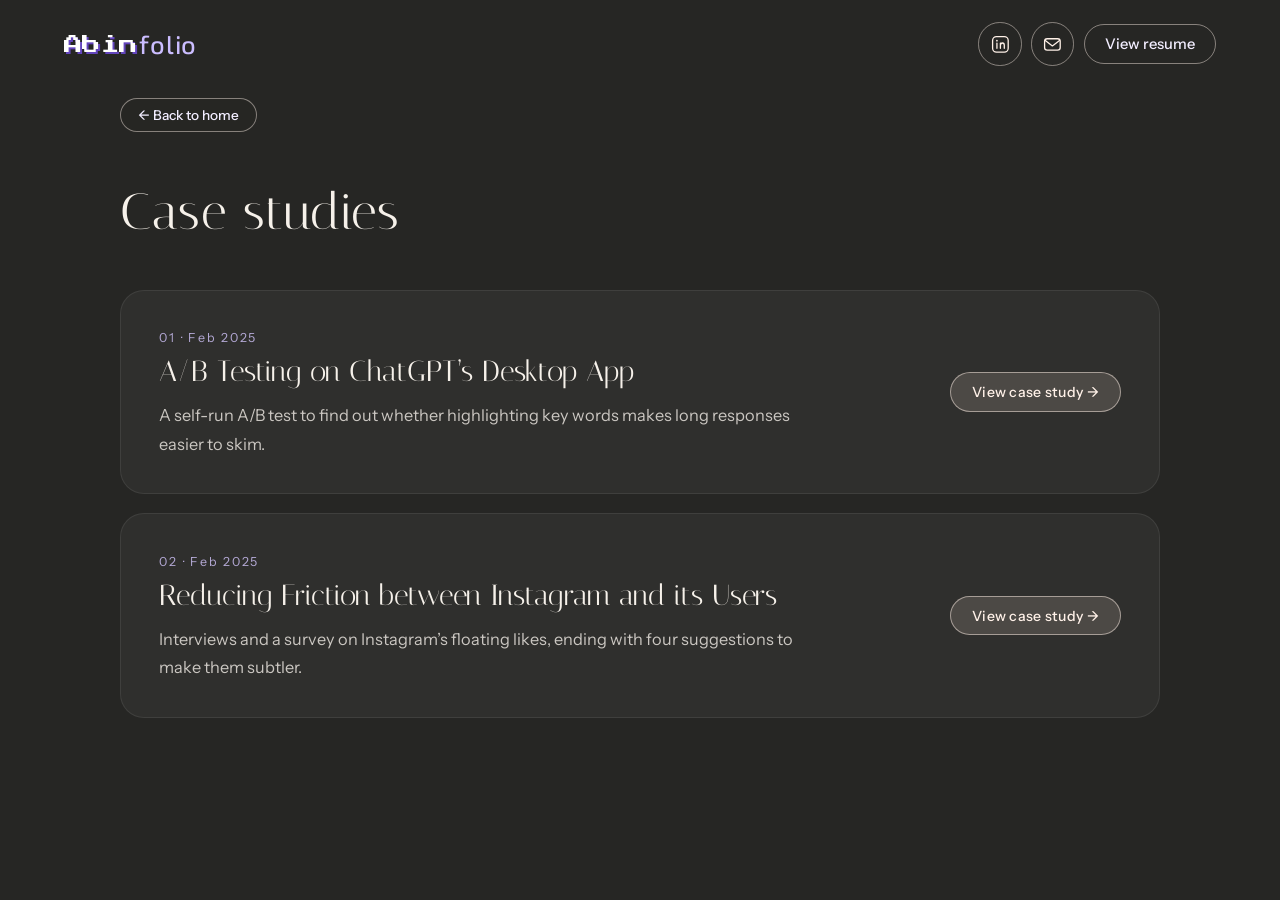
<file: case-studies.html>
<!DOCTYPE html>
<html lang="en">
<head>
  <meta charset="utf-8">
  <meta name="viewport" content="width=device-width, initial-scale=1, viewport-fit=cover">
  <title>Case studies</title>
  <meta name="description" content="Case studies by Abin Sabu, User Experience Designer.">

  <!-- Fonts: Press Start 2P + Exo 2 (logo), Instrument Sans (interface), Italiana (titles), Source Serif 4 (reading text, close to the serif Medium uses) -->
  <link rel="preconnect" href="https://fonts.googleapis.com">
  <link rel="preconnect" href="https://fonts.gstatic.com" crossorigin>
  <link href="https://fonts.googleapis.com/css2?family=Instrument+Sans:wght@400;500&family=Exo+2:wght@400;500;700&family=Italiana&family=Source+Serif+4:ital,wght@0,400;0,500;0,600;1,400&family=Press+Start+2P&display=swap" rel="stylesheet">

  <link rel="stylesheet" href="Assets/css/style.css">
</head>
<body class="sub" data-calm>

  <!-- Star field (drawn by Assets/js/main.js) -->
  <canvas id="stars" aria-hidden="true"></canvas>

  <header>
    <a class="logo" href="index.html" aria-label="Abinfolio home"><span class="logo-a">Abin</span><span class="logo-f">folio</span></a>

    <nav class="quick" aria-label="Quick links">
      <!-- LinkedIn -->
      <a class="icon-btn" href="https://in.linkedin.com/in/ux-abinsabu" target="_blank" rel="noopener" aria-label="Abin on LinkedIn" title="LinkedIn">
        <svg viewBox="0 0 24 24" aria-hidden="true" fill="none" stroke="currentColor" stroke-width="1.5" stroke-linecap="round" stroke-linejoin="round">
          <rect x="3" y="3" width="18" height="18" rx="4.5"/>
          <path d="M8 10.5v6M12 16.5v-6M12 13.2c0-1.7 1.1-2.8 2.5-2.8s2 1 2 2.6v3.5"/>
          <circle cx="8" cy="7.7" r="1" fill="currentColor" stroke="none"/>
        </svg>
      </a>

      <!-- Gmail (opens a new message in Gmail) -->
      <a class="icon-btn" href="https://mail.google.com/mail/?view=cm&fs=1&to=ux.abinsabu@gmail.com" target="_blank" rel="noopener" aria-label="Email Abin on Gmail" title="Gmail">
        <svg viewBox="0 0 24 24" aria-hidden="true" fill="none" stroke="currentColor" stroke-width="1.5" stroke-linecap="round" stroke-linejoin="round">
          <rect x="3" y="5.5" width="18" height="13" rx="3"/>
          <path d="M3.8 7.6l8.2 6.2 8.2-6.2"/>
        </svg>
      </a>

      <!-- Resume (rightmost) -->
      <a class="chip" href="Assets/documents/resume.pdf" target="_blank" rel="noopener"><span class="lbl">View resume</span></a>
    </nav>
  </header>

  <main class="sub-main">
    <div class="wrap">
      <div class="page-bar"><a class="chip" href="index.html">&larr; Back to home</a></div>

      <div class="case-head">
        <h1>Case studies</h1>
      </div>

      <div class="tiles">
        <article class="tile">
          <div>
            <span class="no">01 &middot; <time datetime="2025-02">Feb 2025</time></span>
            <h2>A/B Testing on ChatGPT&rsquo;s Desktop App</h2>
            <p>A self-run A/B test to find out whether highlighting key words makes long responses easier to skim.</p>
          </div>
          <a class="btn primary btn-sm" href="case-chatgpt.html">View case study &rarr;</a>
        </article>
        <article class="tile">
          <div>
            <span class="no">02 &middot; <time datetime="2025-02">Feb 2025</time></span>
            <h2>Reducing Friction between Instagram and its Users</h2>
            <p>Interviews and a survey on Instagram&rsquo;s floating likes, ending with four suggestions to make them subtler.</p>
          </div>
          <a class="btn primary btn-sm" href="case-instagram.html">View case study &rarr;</a>
        </article>
      </div>
    </div>
  </main>

  <script src="Assets/js/main.js" defer></script>
</body>
</html>
</file>
<file: Assets/css/style.css>
/* ==========================================================
   Abinfolio – main stylesheet  (space theme)
   1. Theme   2. Base + star field   3. Buttons
   4. Header (logo + quick links)   5. Hero (name)
   6. Job title + the two home buttons   7. About me (stacked cards)
   8. Case studies list + case study pages   9. Opening animation
   ========================================================== */


/* 1. THEME – change colors and fonts here ---------------- */
:root {
  color-scheme: dark;

  --bg: #000000;           /* pitch black */
  --text: #f2edff;
  --muted: #b3a8d4;

  /* nebula tones used inside the buttons and the "folio" text */
  --violet: 120, 80, 240;
  --rose: 225, 85, 155;
  --blue: 55, 120, 235;

  --pixel: "Press Start 2P", "Courier New", monospace;                 /* "Abin" */
  --space: "Exo 2", "Instrument Sans", system-ui, sans-serif;  /* "folio" – swap the font here */
  --sans: "Instrument Sans", system-ui, -apple-system, "Segoe UI", sans-serif;

  box-sizing: border-box;
  padding-top: env(safe-area-inset-top, 0px);
  padding-bottom: env(safe-area-inset-bottom, 0px);
}


/* 2. BASE + STAR FIELD ----------------------------------- */
*, *::before, *::after { box-sizing: inherit; }

html {
  height: 100%;
  scroll-padding-top: env(safe-area-inset-top, 0px);
}

body {
  margin: 0;
  height: 100%;
  background: var(--bg);
  color: var(--text);
  font-family: var(--sans);
  overflow: hidden;
  display: flex;
  flex-direction: column;
}

#stars {
  position: fixed;
  inset: 0;
  width: 100%;
  height: 100%;
  z-index: 0;
  pointer-events: none;
}

::selection { background: rgba(var(--violet), .45); color: #fff; }

a:focus-visible {
  outline: 2px solid #cdbbff;
  outline-offset: 4px;
  border-radius: 8px;
}


/* 3. BUTTONS – one shared look for the top bar and the home page */
/* Outlined: LinkedIn, Gmail, View resume, Projects.  The filled "primary" button is in section 6. */
.icon-btn,
.chip,
.btn:not(.primary) {
  color: var(--text);
  background: transparent;
  border: 1px solid rgba(255, 241, 232, .45);
  transition: background-color .25s, border-color .25s, color .25s, transform .25s;
}

.icon-btn:hover,
.chip:hover,
.btn:not(.primary):hover {
  background: rgba(255, 241, 232, .08);
  border-color: rgba(255, 241, 232, .85);
  transform: translateY(-1px);
}


/* 4. HEADER (logo + quick links) ------------------------- */
header {
  position: relative;
  z-index: 2;
  display: flex;
  align-items: center;
  justify-content: space-between;
  gap: 1rem;
  padding: 1.4rem clamp(1.1rem, 5vw, 4rem);
}

/* Logo: "Abin" in a pixel/arcade font, "folio" in a space font */
.logo {
  display: inline-flex;
  align-items: baseline;
  gap: .12em;
  text-decoration: none;
  line-height: 1;
}

.logo-a {
  font-family: var(--pixel);
  font-size: 1.15rem;
  letter-spacing: .02em;
  color: #fff;
  text-shadow: 2px 2px 0 rgba(var(--violet), .75);   /* retro game shadow */
}

.logo-f {
  font-family: var(--space);
  font-weight: 500;
  font-size: 1.6rem;
  letter-spacing: .03em;
  color: #cbbdff;            /* soft starlight lavender */
}

/* Quick links: LinkedIn, Gmail, then View resume (rightmost) */
.quick {
  display: flex;
  align-items: center;
  gap: .6rem;
}

.icon-btn {
  display: grid;
  place-items: center;
  width: 2.7rem;
  height: 2.7rem;
  border-radius: 50%;
}

.icon-btn svg { width: 1.3rem; height: 1.3rem; color: #fff1e8; }   /* one warm white, like the other buttons */

.chip {
  font: 500 .92rem var(--sans);
  text-decoration: none;
  color: var(--text);
  padding: .65rem 1.25rem;
  border-radius: 999px;
}


/* 5. HERO – name (Italiana + Carina nebula, calm drift) -- */
/* The four colour clouds move on their own slow clocks, so the colours keep
   mixing through the letters (no one colour sits in one place for long). */
@property --x1 { syntax: "<percentage>"; inherits: false; initial-value: 15%; }
@property --x2 { syntax: "<percentage>"; inherits: false; initial-value: 85%; }
@property --x3 { syntax: "<percentage>"; inherits: false; initial-value: 30%; }
@property --x4 { syntax: "<percentage>"; inherits: false; initial-value: 70%; }

:root {
  --display: "Italiana", Georgia, serif;

  /* Carina nebula colours (r, g, b) – swap these to change the clouds */
  --neb-base: #ffe6d8;
  --neb-1: 255, 140, 70;    /* amber */
  --neb-2: 235, 80, 130;    /* rose */
  --neb-3: 80, 130, 255;    /* blue */
  --neb-4: 150, 90, 255;    /* violet */

  /* starting positions of the clouds (also the fallback if animation is off) */
  --x1: 15%; --x2: 85%; --x3: 30%; --x4: 70%;

  /* grey cloud texture, blended over the colours so the letters look like gas */
  --gas: url("data:image/svg+xml;utf8,<svg xmlns='http://www.w3.org/2000/svg' width='900' height='320'><filter id='g' x='0' y='0' width='100%25' height='100%25'><feTurbulence type='fractalNoise' baseFrequency='.006 .015' numOctaves='5' seed='9'/><feColorMatrix values='1.9 0 0 0 -.45  1.9 0 0 0 -.45  1.9 0 0 0 -.45  0 0 0 0 1'/></filter><rect width='100%25' height='100%25' filter='url(%23g)'/></svg>");
}

body:not(.sub) main {
  position: relative;
  z-index: 1;
  flex: 1;                              /* fills the space under the header */
  display: flex;
  flex-direction: column;
  align-items: center;
  justify-content: center;
  text-align: center;
  padding: 0 clamp(1.1rem, 5vw, 4rem) 10vh;   /* extra bottom padding lifts it slightly above true centre */
}

/* very faint dust haze behind the name */
body:not(.sub) main::before {
  content: "";
  position: absolute;
  width: min(92vw, 800px);
  height: min(42vw, 320px);
  background:
    radial-gradient(50% 55% at 28% 50%, rgba(var(--neb-1), .13), transparent 70%),
    radial-gradient(45% 50% at 74% 55%, rgba(var(--neb-4), .12), transparent 70%);
  filter: blur(32px);
  pointer-events: none;
  transform: translateY(-4vh);
}

.hero { position: relative; }

/* Name: clouds, gas and a few stars inside the letters */
.name {
  position: relative;
  margin: 0;
  font-family: var(--display);
  font-weight: 400;
  font-size: clamp(3.4rem, 11vw, 7.6rem);
  letter-spacing: .07em;
  line-height: 1.15;
  color: #fff;                           /* fallback if gradient text is unsupported */
  background:
    radial-gradient(1.3px 1.3px at 9% 34%, #fff, transparent),                    /* stars */
    radial-gradient(1px 1px at 22% 68%, rgba(255, 255, 255, .85), transparent),
    radial-gradient(1.5px 1.5px at 38% 26%, #fff, transparent),
    radial-gradient(1px 1px at 55% 62%, rgba(255, 255, 255, .8), transparent),
    radial-gradient(1.4px 1.4px at 71% 30%, #fff, transparent),
    radial-gradient(1px 1px at 88% 58%, rgba(255, 255, 255, .85), transparent),
    var(--gas),                                                                   /* grey gas texture */
    radial-gradient(38% 75% at var(--x1) 30%, rgba(var(--neb-1), .9),  transparent 72%),  /* colour clouds */
    radial-gradient(34% 70% at var(--x2) 70%, rgba(var(--neb-2), .72), transparent 72%),
    radial-gradient(38% 70% at var(--x3) 20%, rgba(var(--neb-3), .85), transparent 72%),
    radial-gradient(38% 70% at var(--x4) 80%, rgba(var(--neb-4), .8),  transparent 72%),
    linear-gradient(var(--neb-base), var(--neb-base));
  background-size:
    100% 100%, 100% 100%, 100% 100%, 100% 100%, 100% 100%, 100% 100%,
    140% 160%, 100% 100%, 100% 100%, 100% 100%, 100% 100%, 100% 100%;
  background-position:
    0 0, 0 0, 0 0, 0 0, 0 0, 0 0,
    0% 30%, 0 0, 0 0, 0 0, 0 0, 0 0;
  background-repeat: no-repeat;
  background-blend-mode:
    normal, normal, normal, normal, normal, normal,
    overlay, normal, normal, normal, normal, normal;
  /* keep these two AFTER the background shorthand, or the text clip is reset */
  -webkit-background-clip: text;
  background-clip: text;
  -webkit-text-fill-color: transparent;
  filter: drop-shadow(0 0 24px rgba(var(--neb-4), .3));
}

/* Movement – a bit livelier than before. Every cloud runs on its own clock. */
@media (prefers-reduced-motion: no-preference) {
  .name {
    animation:
      cloud1 17s ease-in-out infinite alternate,
      cloud2 23s ease-in-out infinite alternate,
      cloud3 19s ease-in-out infinite alternate,
      cloud4 29s ease-in-out infinite alternate,
      gas 30s ease-in-out infinite alternate;
  }
}
@keyframes cloud1 { to { --x1: 85%; } }
@keyframes cloud2 { to { --x2: 15%; } }
@keyframes cloud3 { to { --x3: 80%; } }
@keyframes cloud4 { to { --x4: 10%; } }
@keyframes gas {
  to {
    background-position:
      0 0, 0 0, 0 0, 0 0, 0 0, 0 0,
      100% 70%, 0 0, 0 0, 0 0, 0 0, 0 0;
  }
}

/* Sparkles: a few tiny four-point stars that twinkle softly around the name */
.sparkle {
  position: absolute;
  left: var(--x);
  top: var(--y);
  width: var(--s);
  height: var(--s);
  background: #fff;
  clip-path: polygon(50% 0, 60% 40%, 100% 50%, 60% 60%, 50% 100%, 40% 60%, 0 50%, 40% 40%);
  opacity: .5;
  pointer-events: none;
}

@media (prefers-reduced-motion: no-preference) {
  .sparkle { animation: twinkle var(--t) ease-in-out var(--d) infinite; }
}

@keyframes twinkle {
  0%, 100% { opacity: .1; transform: scale(.6); }
  50%      { opacity: .9; transform: scale(1); }
}


/* 6. JOB TITLE + HOME BUTTONS ---------------------------- */
/* Job title: quiet warm-white, normal capitalisation, sits just under the name */
.role {
  margin: 1rem 0 0;
  font-family: "Cormorant Garamond", Georgia, serif;
  font-weight: 500;
  font-size: clamp(1.1rem, 2.8vw, 1.55rem);
  letter-spacing: .07em;
  color: rgba(255, 238, 228, .82);                 /* soft white, a hint of the nebula's warm tone */
  text-shadow: 0 0 22px rgba(var(--neb-1), .22);   /* very faint glow so it belongs with the name */
}

/* The two buttons: one filled, one outlined, same size */
.actions {
  display: flex;
  justify-content: center;
  align-items: center;
  gap: 1rem;
  margin-top: calc(3.6rem + 45px);
}

.btn {
  font: 500 .95rem var(--sans);
  letter-spacing: .02em;
  text-decoration: none;
  padding: .85rem 2rem;
  border-radius: 999px;
  white-space: nowrap;
  transition: background-color .25s, border-color .25s, color .25s, transform .25s;
}

/* About me – softly filled (translucent), so it doesn't compete with the name */
.btn.primary {
  color: #fff1e8;
  background: rgba(255, 230, 216, .14);
  border: 1px solid rgba(255, 241, 232, .5);
}
.btn.primary:hover {
  background: rgba(255, 230, 216, .24);
  border-color: rgba(255, 241, 232, .85);
  transform: translateY(-1px);
}

/* Projects – uses the shared outlined look from section 3 */


/* 7. ABOUT ME – fan of portrait cards -------------------- */
/* Home and About are two "views" of the same page: <body data-view="home|about"> is switched by about.js */

/* While About is open the sky goes soft and still: stars blurred, comets resting */
#stars { transition: filter .6s ease, opacity .6s ease; }
body[data-view="about"] #stars { filter: blur(6px); opacity: .5; }
body[data-view="about"] canvas:not(#stars) { opacity: 0; }

/* The About view fills the whole screen, so the cards sit exactly in the centre of it */
.about {
  display: none;
  position: fixed;
  inset: 0;
  z-index: 1;
  flex-direction: column;
  align-items: center;
  overflow: auto;                          /* only matters on very short screens */
  padding: calc(4.5rem + env(safe-area-inset-top, 0px)) 1rem calc(4.5rem + env(safe-area-inset-bottom, 0px));   /* same space above and below = truly centred */
}

body[data-view="about"] main,
body[data-view="about"] header { display: none; }       /* the About view covers the top bar too */
body[data-view="about"] .about { display: flex; }

@media (prefers-reduced-motion: no-preference) {
  body[data-view="about"] .about { animation: aboutIn .6s ease-out both; }
}
@keyframes aboutIn { from { opacity: 0; } to { opacity: 1; } }

.back {
  position: absolute;                      /* inside the deck */
  left: 0;
  top: -3rem;                              /* small screens: just above the top-left corner of the cards */
  z-index: 10;
  width: max-content;                      /* stay one line, as wide as the text needs */
  white-space: nowrap;
  font-size: .85rem;
  padding: .5rem 1.05rem;
}
@media (min-width: 760px) {
  .back {                                  /* wide screens: to the left of the cards, level with their top edge, 20px away */
    top: 0;
    left: auto;
    right: calc(100% + 20px);
  }
}

/* The deck: portrait cards piled up. The ones behind lean to the right so their edge and title show. */
.deck {
  --fan: clamp(18px, 5vw, 28px);                                   /* how much of each card behind peeks out */
  --w: min(420px, calc(100vw - var(--fan) * 3.9 - 2.4rem));
  position: relative;
  margin: auto;                                                    /* centres it both ways */
  width: var(--w);
  height: clamp(480px, calc(100vh - 9rem), 760px);
  height: clamp(480px, calc(100svh - 9rem), 760px);
  touch-action: pan-y;                     /* vertical scroll stays normal, horizontal swipes flip the cards */
  outline: none;
}

.card {
  /* corner sizes: top-left, top-right, bottom-right, bottom-left */
  --tl: 26px; --tr: 26px; --br: 26px; --bl: 26px;
  position: absolute;
  inset: 0;
  overflow: hidden;
  color: #f1ece6;
  border-radius: var(--tl) var(--tr) var(--br) var(--bl);
  border: 1px solid rgba(255, 255, 255, .1);
  background: linear-gradient(170deg, #2c2c31 0%, #232327 100%);   /* soft charcoal grey */
  box-shadow: 0 20px 50px rgba(0, 0, 0, .5);
  transform-origin: 50% 100%;
  transition: transform .65s cubic-bezier(.22, .8, .3, 1), opacity .5s ease, filter .5s ease;
}

/* three gentle shapes */
.shape-a { --tl: 110px; --tr: 110px; }   /* soft arch */
.shape-b { --tl: 70px; }                 /* one rounder corner, top left */
.shape-c { --tr: 70px; }                 /* one rounder corner, top right */

/* where each card is: in front, waiting behind (title on its edge), or already flipped away */
.card[data-pos="front"] { transform: none; opacity: 1; z-index: 5; }
.card[data-pos="n1"]    { transform: translateX(var(--fan)) rotate(2.5deg);            filter: brightness(.8);  z-index: 4; cursor: pointer; }
.card[data-pos="n2"]    { transform: translateX(calc(var(--fan) * 1.9)) rotate(5deg);  filter: brightness(.62); z-index: 3; cursor: pointer; }
.card[data-pos="far"]   { transform: translateX(calc(var(--fan) * 1.9)) rotate(5deg);  opacity: 0; z-index: 2; pointer-events: none; }
.card[data-pos="prev"]  { transform: translate(-80%, -3%) rotate(-9deg);               opacity: 0; z-index: 6; pointer-events: none; }

@media (prefers-reduced-motion: reduce) {
  .card { transition: opacity .2s ease; }
}

/* a very faint drawing in the top corner (made by about.js) */
.card-art {
  position: absolute;
  inset: 0 0 auto 0;
  height: 130px;
  z-index: 0;
  pointer-events: none;
  -webkit-mask-image: linear-gradient(#000 40%, transparent);
  mask-image: linear-gradient(#000 40%, transparent);
}
.card-art svg { display: block; width: 100%; height: 100%; }

/* the tiny stars breathe: they fade up and swell a little, each on its own slow timing */
.card-art .star {
  transform-box: fill-box;
  transform-origin: center;
  animation: cardTwinkle 5s ease-in-out infinite;
}
@keyframes cardTwinkle {
  0%, 100% { opacity: .35; transform: scale(1); }
  50%      { opacity: 1;   transform: scale(1.8); }
}
@media (prefers-reduced-motion: reduce) {
  .card-art .star { animation: none; }
}

/* the title written on the edge of a card while it waits behind */
.tab {
  position: absolute;
  top: 50%;
  right: 2px;
  width: calc(var(--fan) - 4px);
  transform: translateY(-50%);
  writing-mode: vertical-rl;
  text-align: center;
  white-space: nowrap;
  font-size: .66rem;
  letter-spacing: .2em;
  text-transform: uppercase;
  color: rgba(241, 236, 230, .85);
  opacity: 0;
  transition: opacity .4s ease;
  z-index: 3;
  pointer-events: none;
}
.card[data-pos="n1"] .tab, .card[data-pos="n2"] .tab { opacity: 1; }
.card[data-pos="n2"] .tab { width: calc(var(--fan) * .9 - 4px); }

.card-body {
  position: absolute;
  inset: 0;
  z-index: 1;
  overflow-y: auto;
  padding: 92px 30px 58px;                 /* room at the top for the title, at the bottom for the floating controls */
  scrollbar-width: thin;
  scrollbar-color: rgba(255, 255, 255, .18) transparent;
}
.card.first .card-body { padding-top: 40px; }

.card h2 {
  margin: 0 0 1.5rem;
  text-align: center;
  font-family: var(--display);
  font-weight: 400;
  font-size: clamp(1.8rem, 5vw, 2.1rem);
  letter-spacing: .04em;
  color: #f6f1ea;
}

.card p {
  margin: 0 0 1.1rem;
  font-size: .98rem;
  line-height: 1.8;
  color: rgba(241, 236, 230, .84);
}
.card .lead { text-align: center; font-size: 1.05rem; line-height: 1.9; }

/* Card 1: photo, name, and a short intro */
.who { display: flex; flex-direction: column; align-items: center; text-align: center; margin-bottom: 1.6rem; }
.who h2 { margin: .9rem 0 0; font-size: 1.8rem; }
.who img {
  width: 80px;
  height: 80px;
  border-radius: 50%;
  object-fit: cover;
  object-position: 50% 22%;
  border: 1px solid rgba(255, 255, 255, .3);
}
.card .role-s {
  margin: .2rem 0 0;
  font-family: "Cormorant Garamond", Georgia, serif;
  font-weight: 500;
  font-size: 1.1rem;
  letter-spacing: .06em;
  color: rgba(255, 238, 228, .72);
}
.intro p { text-align: center; }

/* Card 3: education */
.edu { list-style: none; margin: 0; padding: 0; display: grid; gap: 1.15rem; }
.edu li { padding-bottom: 1.15rem; border-bottom: 1px solid rgba(255, 255, 255, .08); }
.edu li:last-child { border-bottom: 0; padding-bottom: 0; }
.edu strong { display: block; font-weight: 500; font-size: 1rem; color: #f6f1ea; }
.edu .sub { display: block; margin-top: .2rem; font-size: .84rem; line-height: 1.55; color: var(--muted); }
.edu .meta { display: block; margin-top: .3rem; font-size: .8rem; letter-spacing: .05em; color: rgba(255, 238, 228, .7); }

/* Card 4: skills */
.tags { display: flex; flex-wrap: wrap; justify-content: center; gap: .7rem; }
.tag {
  padding: .5rem 1rem;
  border-radius: 999px;
  border: 1px solid rgba(255, 255, 255, .25);
  font-size: .9rem;
  color: #f6f1ea;
}

/* smaller button for use inside the cards */
.btn-sm { padding: .6rem 1.3rem; font-size: .88rem; }

/* Card 5: certification */
.card-body:has(.cert-name) { text-align: center; }
.card .cert-name { margin: 0 0 .3rem; font-size: 1rem; color: #f6f1ea; }
.card .cert-by { margin: 0 0 1.3rem; font-size: .88rem; color: var(--muted); }

/* Card 6: projects – a plain numbered list (1. 2.) in the same text style as the other cards */
.proj-list { margin: 0 0 2rem; padding-left: 1.4rem; display: grid; gap: 1rem; }
.proj-list li { font-size: .98rem; line-height: 1.7; color: rgba(241, 236, 230, .84); }

/* Floating controls: a small pill centred on the bottom edge of the front card */
.controls {
  position: absolute;
  left: 50%;
  bottom: 0;
  transform: translate(-50%, 50%);
  z-index: 10;
  display: flex;
  align-items: center;
  gap: .3rem;
  padding: .35rem .45rem;
  border-radius: 999px;
  background: rgba(30, 30, 34, .92);
  border: 1px solid rgba(255, 255, 255, .14);
  -webkit-backdrop-filter: blur(10px);
  backdrop-filter: blur(10px);
}
.controls .icon-btn { width: 2.3rem; height: 2.3rem; }
.controls .icon-btn svg { width: 1.1rem; height: 1.1rem; }
button.icon-btn { padding: 0; cursor: pointer; font: inherit; }
button.icon-btn:disabled { opacity: .3; pointer-events: none; }
.dots { display: flex; align-items: center; }
.dot { position: relative; width: 20px; height: 20px; padding: 0; border: 0; background: none; cursor: pointer; }
.dot::after {
  content: "";
  position: absolute;
  inset: 6px;
  border-radius: 50%;
  border: 1px solid rgba(255, 241, 232, .5);
  transition: background-color .3s, transform .3s, border-color .3s;
}
.dot[aria-current="true"]::after { background: #fff1e8; border-color: #fff1e8; transform: scale(1.3); }

/* "2 / 6 · Next: Education" under the pill */
.count {
  position: absolute;
  top: calc(100% + 2.2rem);
  left: 50%;
  transform: translateX(-50%);
  white-space: nowrap;
  font-size: .76rem;
  letter-spacing: .08em;
  color: var(--muted);
}


/* 8. PROJECTS + CASE STUDY PAGES (projects.html, case-chatgpt.html, case-instagram.html) */
/* These are normal scrolling pages: <body class="sub">. The home page stays a single fixed screen. */
body.sub {
  display: block;
  height: auto;
  min-height: 100%;
  overflow: visible;
}
body.sub { background: #262624; }                         /* soft dark grey for the reading pages */
body.sub #stars { display: none; }                          /* no star field here */

.sub-main { position: relative; z-index: 1; padding: .6rem clamp(1.1rem, 5vw, 3rem) calc(5rem + env(safe-area-inset-bottom, 0px)); }
.wrap { width: min(100%, 1040px); margin: 0 auto; }
.case[data-mode="full"] .wrap { width: min(100%, 760px); }   /* Quick read uses the wide layout, the full story a reading column */

/* strip that stays in view while scrolling: back link on the left, reading mode on the right */
.page-bar {
  position: sticky;
  top: calc(.6rem + env(safe-area-inset-top, 0px));   /* stays clear of a phone's notch */
  z-index: 5;
  display: flex;
  align-items: center;
  justify-content: space-between;
  gap: 1rem;
}
.page-bar .chip, .seg {
  background: rgba(38, 38, 36, .92);
  -webkit-backdrop-filter: blur(10px);
  backdrop-filter: blur(10px);
}
.page-bar .chip { font-size: .85rem; padding: .5rem 1.05rem; white-space: nowrap; }
.lbl-short { display: none; }

.seg { display: flex; padding: .22rem; border-radius: 999px; border: 1px solid rgba(255, 255, 255, .18); }
.seg button {
  font: 500 .8rem var(--sans);
  color: var(--muted);
  background: none;
  border: 0;
  border-radius: 999px;
  padding: .45rem .9rem;
  cursor: pointer;
  white-space: nowrap;
  transition: background-color .25s, color .25s;
}
.seg button[aria-pressed="true"] { background: rgba(255, 241, 232, .14); color: #fff1e8; }
.seg button:focus-visible { outline: 2px solid #cdbbff; outline-offset: 2px; }

/* page title block */
.case-head { padding: 3.2rem 0 1.6rem; }
.kicker { margin: 0 0 .9rem; font-size: .74rem; letter-spacing: .2em; text-transform: uppercase; color: var(--muted); }
.sub h1 {
  margin: 0 0 1rem;
  font-family: var(--display);
  font-weight: 400;
  font-size: clamp(2.1rem, 6vw, 3.2rem);
  line-height: 1.15;
  letter-spacing: .02em;
  color: #f6f1ea;
}
.lede { margin: 0; max-width: 46rem; font-size: 1.1rem; line-height: 1.8; color: rgba(241, 236, 230, .82); }

/* the two reading modes */
.case[data-mode="quick"] .full { display: none; }
.case[data-mode="full"]  .quick-read { display: none; }

/* ---- Quick read: wide, card-based ---- */
.stats { display: grid; grid-template-columns: repeat(3, 1fr); gap: 1rem; margin: 1rem 0 1rem; }
.stat, .fact, .tile {
  border-radius: 20px;
  border: 1px solid rgba(255, 255, 255, .08);
  background: #2f2f2d;
}
.stat { padding: 1.4rem 1rem; text-align: center; }
.stat b { display: block; font-family: var(--display); font-weight: 400; font-size: 2.6rem; line-height: 1.2; color: #fff1e8; }
.stat span { display: block; margin-top: .3rem; font-size: .9rem; line-height: 1.4; color: var(--muted); }

.facts { display: grid; grid-template-columns: repeat(2, 1fr); gap: 1rem; }
.fact { padding: 1.5rem 1.6rem; }
.fact.span { grid-column: 1 / -1; }
.fact h3 { margin: 0 0 .7rem; font: 500 .74rem var(--sans); letter-spacing: .14em; text-transform: uppercase; color: var(--muted); }
.fact p { margin: 0; font-size: 1.08rem; line-height: 1.75; color: rgba(241, 236, 230, .92); }
.fact em { font-style: normal; color: #fff1e8; }
.sug { margin: 0; padding-left: 1.2rem; display: grid; gap: .6rem; }
.sug li { font-size: 1.08rem; line-height: 1.75; color: rgba(241, 236, 230, .92); }
.cta { margin: 2rem 0 0; }
.cta .btn { cursor: pointer; }

/* ---- Full case study: Medium-style reading column ---- */
.prose, .prose p, .prose li, .prose h2, .prose blockquote { font-family: "Source Serif 4", Georgia, "Times New Roman", serif; }
.prose p, .prose li { font-size: 1.28rem; line-height: 2; color: rgba(241, 236, 230, .9); }
.prose p { margin: 0 0 1.7rem; }
.prose h2 {
  margin: 3.6rem 0 1.2rem;
  font-weight: 500;
  font-size: 2.1rem;
  line-height: 1.35;
  text-align: left;
  letter-spacing: -.005em;
  color: #f6f1ea;
}
.prose ul { margin: 0 0 1.6rem; padding-left: 1.3rem; display: grid; gap: .9rem; }
.prose blockquote {
  margin: 2rem 0;
  padding: .1rem 0 .1rem 1.3rem;
  border-left: 2px solid rgba(255, 241, 232, .35);
  font-style: italic;
  font-size: 1.45rem;
  line-height: 1.8;
  color: #f6f1ea;
}
.prose a { color: #fff1e8; text-decoration-color: rgba(255, 241, 232, .4); text-underline-offset: 3px; }
.prose a:hover { text-decoration-color: #fff1e8; }
.prose .next { margin: 2.4rem 0 0; font-family: var(--sans); font-size: 1rem; }
.prose .next + .next { margin-top: 1rem; }

/* images: small, in the flow of the text. A single image is shown compact; several in a row become tiles. Click to enlarge. */
.prose figure { margin: 0; }
.prose a[data-lb] { display: block; cursor: zoom-in; }
.prose img {
  display: block;
  width: 100%;
  height: auto;
  border-radius: 10px;
  border: 1px solid rgba(255, 255, 255, .12);
  background: #1c1c20;
}
.single { max-width: 380px; margin: 2.2rem auto !important; }
.single img { width: auto; max-width: 100%; max-height: 260px; margin: 0 auto; }
.single figcaption, .gcap { margin-top: .7rem; font: .85rem/1.5 var(--sans); text-align: center; color: var(--muted); }

.gallery { display: grid; gap: .6rem; margin: 2.2rem 0 0; }
.gallery.g2 { grid-template-columns: repeat(2, 1fr); }
.gallery.g3 { grid-template-columns: repeat(3, 1fr); }
.gallery.g4 { grid-template-columns: repeat(2, 1fr); }
.gallery figure { position: relative; }
.gallery img { aspect-ratio: 4 / 3; height: auto; object-fit: cover; object-position: top left; }
.gallery .fn {
  position: absolute;
  left: .5rem;
  bottom: .5rem;
  padding: .15rem .55rem;
  border-radius: 999px;
  font: 500 .7rem var(--sans);
  color: #f6f1ea;
  background: rgba(15, 15, 18, .8);
  pointer-events: none;
}
.gcap { margin: .7rem 0 2.2rem; }

/* if an image can't load, a quiet placeholder takes its place */
.prose figure.missing a { display: none; }
.prose figure.missing::before {
  content: "Image placeholder \2014  " attr(data-fig);
  display: block;
  padding: 2rem 1rem;
  text-align: center;
  font: .85rem var(--sans);
  color: var(--muted);
  border: 1px dashed rgba(255, 255, 255, .2);
  border-radius: 10px;
}
.prose figure.missing .fn { display: none; }

/* image viewer (opened by projects.js) */
.lb {
  position: fixed;
  inset: 0;
  z-index: 100;
  display: none;
  flex-direction: column;
  align-items: center;
  justify-content: center;
  padding: 1.2rem;
  background: rgba(8, 8, 10, .93);
}
.lb.open { display: flex; }
.lb img { max-width: min(100%, 1100px); max-height: 78vh; object-fit: contain; border-radius: 8px; }
.lb p { margin: .9rem 0 0; max-width: 46rem; text-align: center; font: .92rem/1.6 var(--sans); color: rgba(241, 236, 230, .88); }
.lb .icon-btn { position: absolute; padding: 0; cursor: pointer; background: rgba(22, 22, 26, .9); }
.lb .x  { top: 1rem; right: 1rem; }
.lb .pv { left: 1rem;  top: 50%; transform: translateY(-50%); }
.lb .nx { right: 1rem; top: 50%; transform: translateY(-50%); }

/* ---- Projects page: plain wide rows, one under the other ---- */
.tiles { display: grid; gap: 1.2rem; margin-top: .4rem; }
.tile {
  display: flex;
  align-items: center;
  justify-content: space-between;
  gap: 2.5rem;
  padding: 2.2rem 2.4rem;
  border-radius: 24px;
}
.tile .no { font-size: .78rem; letter-spacing: .14em; color: var(--muted); }
.tile h2 { margin: .5rem 0 .7rem; font-family: var(--display); font-weight: 400; font-size: 1.8rem; line-height: 1.25; color: #f6f1ea; }
.tile p { margin: 0; max-width: 40rem; font-size: 1.02rem; line-height: 1.75; color: rgba(241, 236, 230, .8); }
.tile .btn { flex: none; }

@media (max-width: 760px) {
  .facts { grid-template-columns: 1fr; }
  .stat b { font-size: 2.1rem; }
  .tile { flex-direction: column; align-items: flex-start; gap: 1.6rem; padding: 1.7rem 1.5rem; }
}
@media (max-width: 560px) {
  .page-bar { flex-wrap: wrap; }                    /* very narrow phones: the two controls may stack */
  .lbl-long { display: none; }                      /* "All case studies" becomes "Back" so the strip fits on one line */
  .lbl-short { display: inline; }
  .case-head { padding-top: 2.4rem; }
  .seg button { padding: .42rem .7rem; font-size: .76rem; }
  .prose p, .prose li { font-size: 1.15rem; line-height: 1.95; }
  .prose h2 { font-size: 1.75rem; margin-top: 3rem; }
  .prose blockquote { font-size: 1.25rem; }
}


/* 9. OPENING ANIMATION (home page) ----------------------- */
/* index.html sets <html data-intro="wait"> before the page paints; intro.js then moves it on:
   wait -> name -> rest -> (attribute removed). Nothing here applies once the attribute is gone. */
#warp {
  position: fixed;
  inset: 0;
  width: 100%;
  height: 100%;
  z-index: 60;
  background: #000;
  cursor: pointer;
  transition: opacity 1.2s ease;          /* melts away slowly, while the name and the sky come up underneath */
}
#warp.out { opacity: 0; pointer-events: none; }

/* stage "name": the sky and the glow behind the name arrive, and the name comes up out of the nebula */
html[data-intro] #stars { transition: opacity 1.6s ease; }
html[data-intro="wait"] #stars { opacity: 0; }
html[data-intro] main::before { transition: opacity 1.8s ease; }
html[data-intro="wait"] main::before { opacity: 0; }

html[data-intro] .hero { transition: opacity 1.5s ease, filter 1.6s ease, transform 1.6s ease; }
html[data-intro="wait"] .hero { opacity: 0; filter: blur(14px) brightness(1.7); transform: scale(.96); }

/* stage "rest": top bar first, then the job title, then each button one after the other */
html[data-intro] header { transition: opacity .7s ease; }
html[data-intro="wait"] header,
html[data-intro="name"] header { opacity: 0; }

html[data-intro] .role,
html[data-intro] .actions .btn { transition: opacity .6s ease, transform .6s ease; }
html[data-intro="rest"] .role { transition-delay: .2s; }
html[data-intro="rest"] .actions .btn:nth-child(1) { transition-delay: .5s; }
html[data-intro="rest"] .actions .btn:nth-child(2) { transition-delay: .85s; }

html[data-intro="wait"] .role, html[data-intro="name"] .role,
html[data-intro="wait"] .actions .btn, html[data-intro="name"] .actions .btn { opacity: 0; transform: translateY(10px); }

html[data-intro="wait"] .sparkle, html[data-intro="name"] .sparkle { visibility: hidden; }


/* Small screens */
@media (max-width: 480px) {
  .logo-a { font-size: .9rem; }
  .logo-f { font-size: 1.25rem; }
  .chip { padding: .55rem .95rem; font-size: .84rem; }
  .icon-btn { width: 2.45rem; height: 2.45rem; }
  .quick { gap: .4rem; }
  .role { margin-top: .8rem; }
  .actions { gap: .7rem; margin-top: calc(2.8rem + 45px); }
  .btn { padding: .75rem 1.5rem; font-size: .9rem; }
}
</file>
